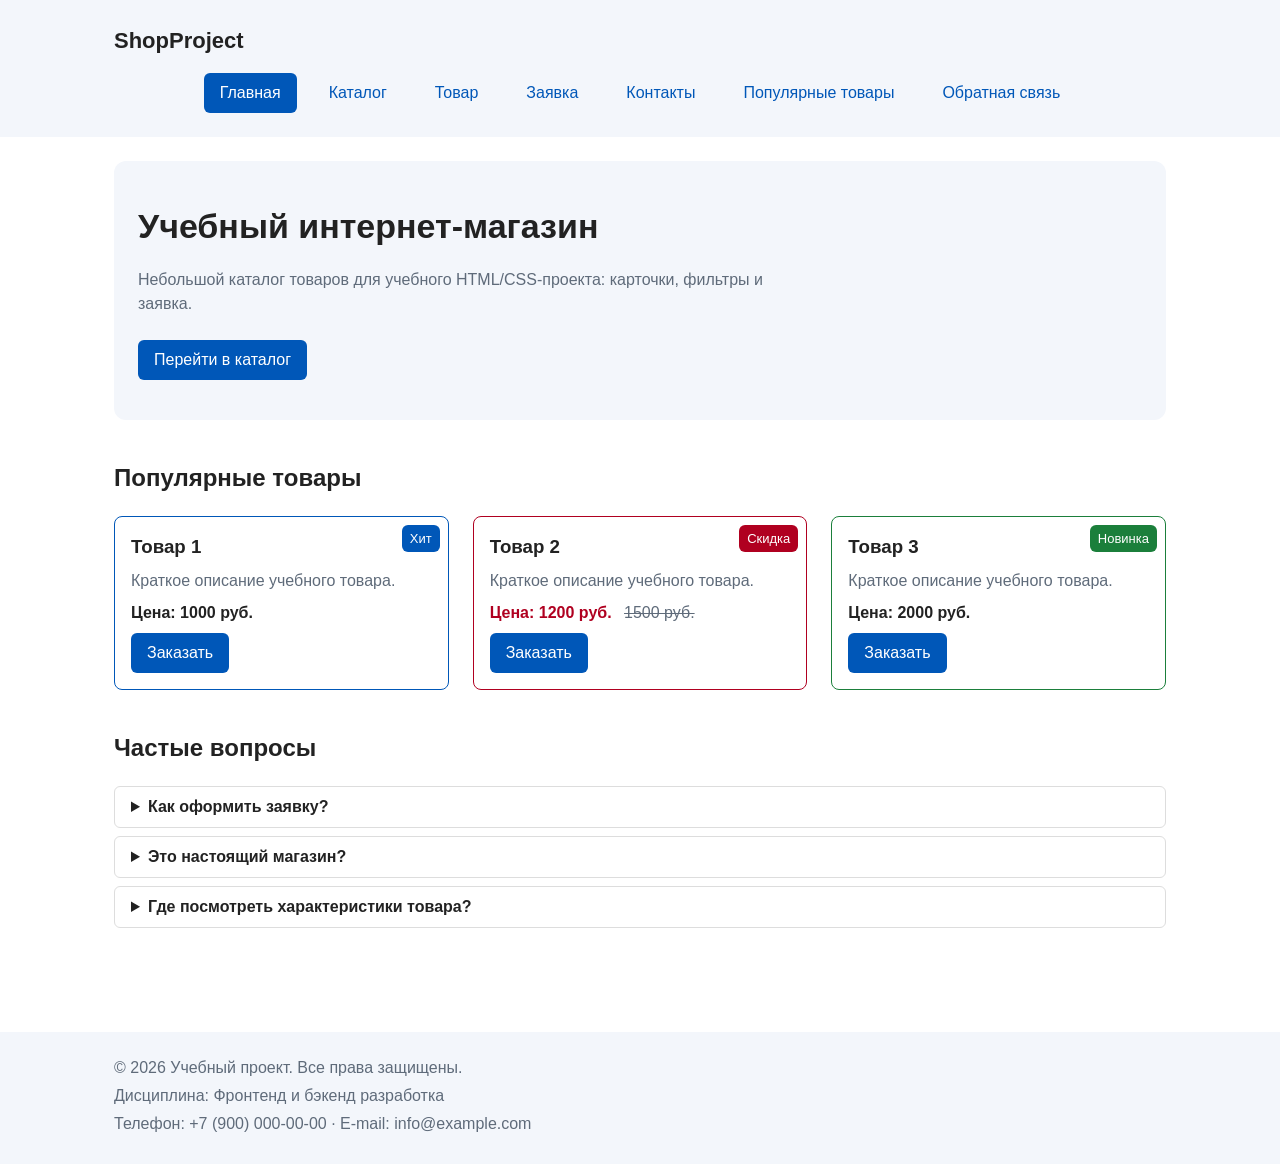
<file: index.html>
<!DOCTYPE html>
<html lang="ru">
<head>
  <meta charset="UTF-8">
  <meta name="viewport" content="width=device-width, initial-scale=1.0">
  <meta name="description" content="Учебный интернет-магазин: главная страница с преимуществами и популярными товарами.">
  <title>Главная — Учебный интернет-магазин</title>
  <link rel="stylesheet" href="css/style.css">
</head>
<body>
  <header class="site-header">
    <div class="site-header__inner">
      <a class="site-header__logo" href="index.html">ShopProject</a>

      <nav class="site-nav" aria-label="Основная навигация">
        <ul class="site-nav__list">
  <li class="site-nav__item"><a class="site-nav__link site-nav__link--active" href="index.html" aria-current="page">Главная</a></li>
  <li class="site-nav__item"><a class="site-nav__link" href="catalog.html">Каталог</a></li>
  <li class="site-nav__item"><a class="site-nav__link" href="product.html">Товар</a></li>
  <li class="site-nav__item"><a class="site-nav__link" href="order.html">Заявка</a></li>
  <li class="site-nav__item"><a class="site-nav__link" href="contacts.html">Контакты</a></li>
  <li class="site-nav__item"><a class="site-nav__link" href="index.html#popular">Популярные товары</a></li>
  <li class="site-nav__item"><a class="site-nav__link" href="index.html#contacts">Обратная связь</a></li>
</ul>
      </nav>
    </div>
  </header>

  <main class="page">
    <section class="hero">
      <h1 class="hero__title">Учебный интернет-магазин</h1>
      <p class="hero__text">
        Небольшой каталог товаров для учебного HTML/CSS-проекта:
        карточки, фильтры и заявка.
      </p>
      <a class="button button--primary" href="catalog.html">Перейти в каталог</a>
    </section>
    <section class="section" id="popular">
      <h2 class="section__title">Популярные товары</h2>

      <div class="products-grid">
        <article class="product-card product-card--featured">
          <span class="product-card__badge product-card__badge--hit">Хит</span>
          <h3 class="product-card__title">Товар 1</h3>
          <p class="product-card__description">Краткое описание учебного товара.</p>
          <p class="product-card__price">Цена: 1000 руб.</p>
          <button class="button button--primary product-card__button" type="button" data-product="Товар 1">
            Заказать
          </button>
        </article>

        <article class="product-card product-card--discount">
          <span class="product-card__badge">Скидка</span>
          <h3 class="product-card__title">Товар 2</h3>
          <p class="product-card__description">Краткое описание учебного товара.</p>
          <p class="product-card__price">
            Цена: 1200 руб.
            <s class="product-card__old-price">1500 руб.</s>
          </p>
          <button class="button button--primary product-card__button" type="button" data-product="Товар 2">
            Заказать
          </button>
        </article>

        <article class="product-card product-card--new">
          <span class="product-card__badge product-card__badge--new">Новинка</span>
          <h3 class="product-card__title">Товар 3</h3>
          <p class="product-card__description">Краткое описание учебного товара.</p>
          <p class="product-card__price">Цена: 2000 руб.</p>
          <button class="button button--primary product-card__button" type="button" data-product="Товар 3">
            Заказать
          </button>
        </article>
      </div>
    </section>

    <section class="section faq" id="faq">
      <h2 class="section__title">Частые вопросы</h2>

      <details class="faq__item">
        <summary class="faq__question">Как оформить заявку?</summary>
        <p class="faq__answer">Нажмите «Заказать» у нужного товара или откройте страницу «Заявка» и заполните форму.</p>
      </details>

      <details class="faq__item">
        <summary class="faq__question">Это настоящий магазин?</summary>
        <p class="faq__answer">Нет, это учебный проект. Заказы не обрабатываются, данные никуда не отправляются.</p>
      </details>

      <details class="faq__item">
        <summary class="faq__question">Где посмотреть характеристики товара?</summary>
        <p class="faq__answer">На странице «Товар» есть таблица характеристик и сравнение комплектаций.</p>
      </details>
    </section>
  </main>

    <dialog class="order-dialog" id="order-dialog" aria-labelledby="order-dialog-title">
    <button class="order-dialog__close" type="button" id="close-order-dialog-icon" aria-label="Закрыть окно">&times;</button>

    <h2 class="order-dialog__title" id="order-dialog-title">Оформление заявки</h2>
    <p class="order-dialog__product">Выбранный товар: <strong id="order-dialog-product">—</strong></p>

    <form class="order-form" id="order-form" action="#" method="post" novalidate>
      <input type="hidden" name="product" id="order-product">

      <p class="order-form__hint">Поля, отмеченные звёздочкой, обязательны.</p>

      <div class="order-form__field">
        <label class="order-form__label" for="order-name">
          Имя <span class="order-form__required" aria-hidden="true">*</span>
        </label>
        <input class="order-form__input" id="order-name" name="name" type="text"
               autocomplete="name" aria-describedby="order-name-error" required autofocus>
        <p class="order-form__error" id="order-name-error" role="alert" hidden></p>
      </div>

      <div class="order-form__field">
        <label class="order-form__label" for="order-email">
          E-mail <span class="order-form__required" aria-hidden="true">*</span>
        </label>
        <input class="order-form__input" id="order-email" name="email" type="email"
               autocomplete="email" inputmode="email" aria-describedby="order-email-error" required>
        <p class="order-form__error" id="order-email-error" role="alert" hidden></p>
      </div>

      <div class="order-form__actions">
        <button class="button button--secondary" type="button" id="close-order-dialog">
          Закрыть
        </button>
        <button class="button button--primary" type="submit">
          Отправить заявку
        </button>
      </div>

      <p class="success-message" role="status" hidden>Заявка отправлена. Спасибо!</p>
    </form>
  </dialog>

  <footer class="site-footer" id="contacts">
    <div class="site-footer__inner">
      <p class="site-footer__text">&copy; 2026 Учебный проект. Все права защищены.</p>
      <p class="site-footer__text">Дисциплина: Фронтенд и бэкенд разработка</p>
      <p class="site-footer__text">Телефон: +7 (900) 000-00-00 · E-mail: info@example.com</p>
    </div>
  </footer>

  <script src="js/main.js"></script>
</body>
</html>
</file>
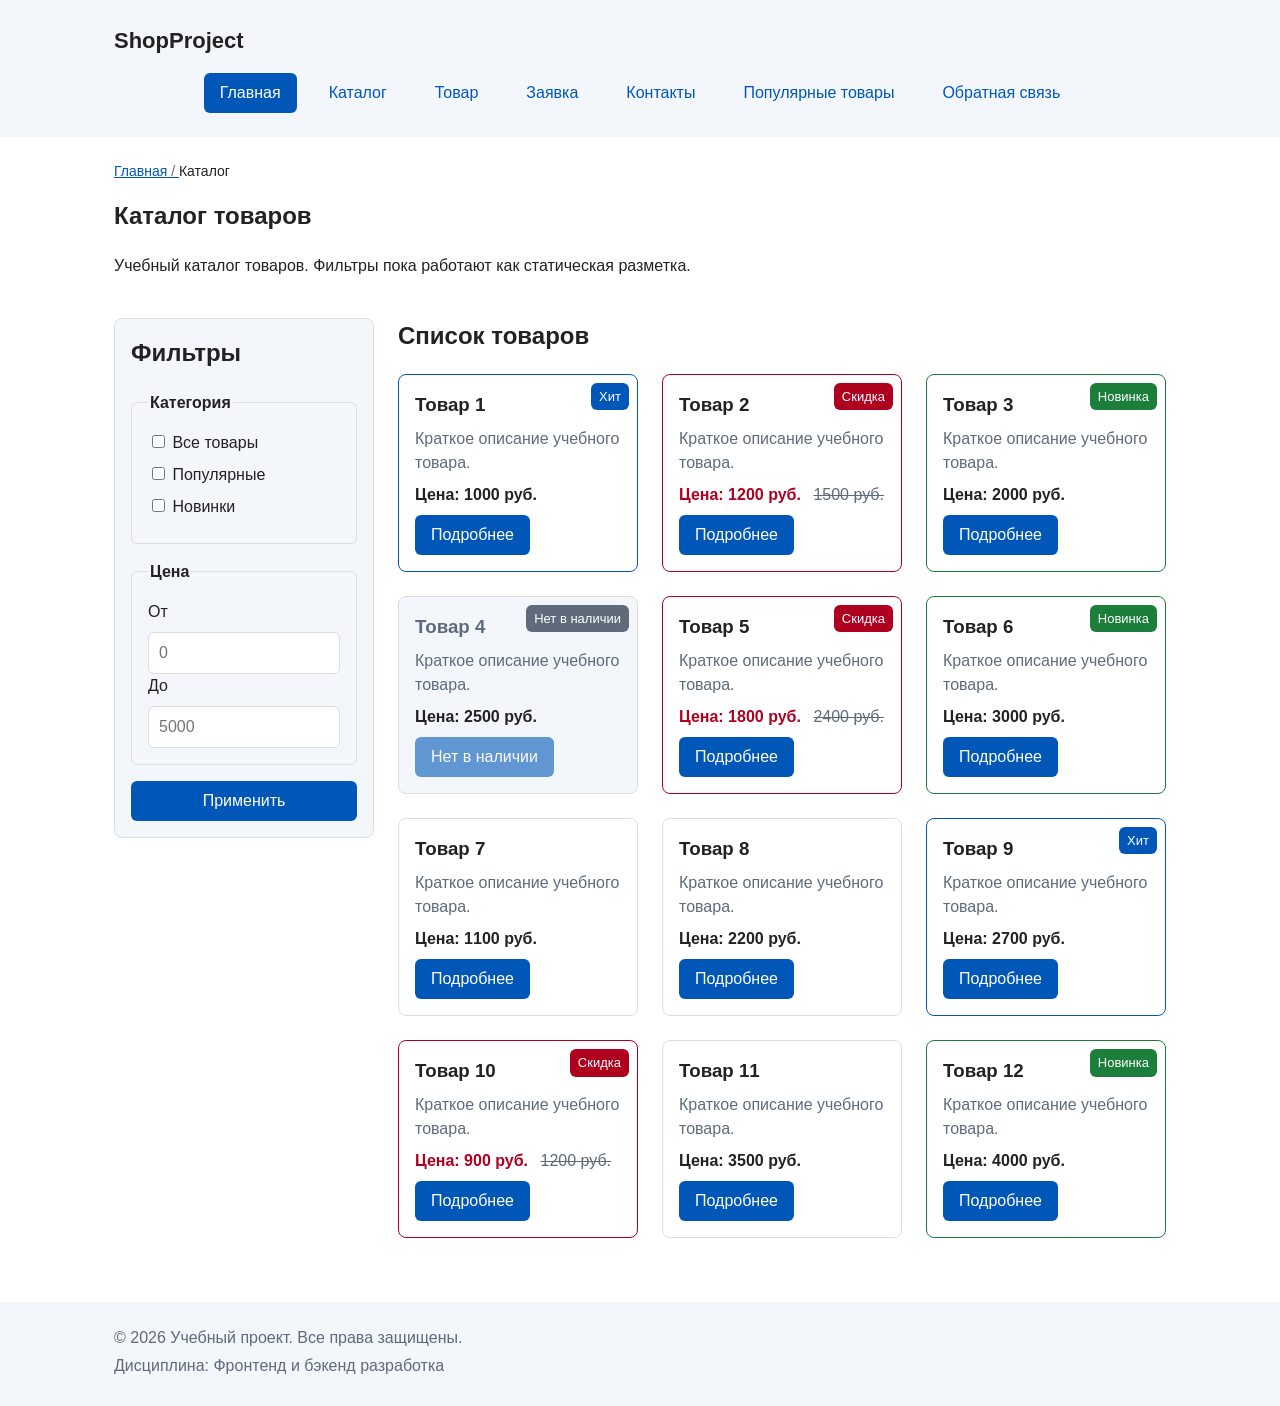
<file: catalog.html>
<!DOCTYPE html>
<html lang="ru">
<head>
  <meta charset="UTF-8">
  <meta name="viewport" content="width=device-width, initial-scale=1.0">
  <meta name="description" content="Каталог товаров учебного интернет-магазина с блоком фильтров.">
  <title>Каталог товаров — Учебный интернет-магазин</title>
  <link rel="stylesheet" href="css/style.css">
</head>
<body>
  <header class="site-header">
    <div class="site-header__inner">
      <a class="site-header__logo" href="index.html">ShopProject</a>

      <nav class="site-nav" aria-label="Основная навигация">
       <ul class="site-nav__list">
  <li class="site-nav__item"><a class="site-nav__link site-nav__link--active" href="index.html" aria-current="page">Главная</a></li>
  <li class="site-nav__item"><a class="site-nav__link" href="catalog.html">Каталог</a></li>
  <li class="site-nav__item"><a class="site-nav__link" href="product.html">Товар</a></li>
  <li class="site-nav__item"><a class="site-nav__link" href="order.html">Заявка</a></li>
  <li class="site-nav__item"><a class="site-nav__link" href="contacts.html">Контакты</a></li>
  <li class="site-nav__item"><a class="site-nav__link" href="index.html#popular">Популярные товары</a></li>
  <li class="site-nav__item"><a class="site-nav__link" href="index.html#contacts">Обратная связь</a></li>
</ul>
      </nav>
    </div>
  </header>

  <main class="page">
    <nav class="breadcrumbs" aria-label="Хлебные крошки">
      <a class="breadcrumbs__link" href="index.html">Главная</a>
      <span class="breadcrumbs__current">Каталог</span>
    </nav>

    <section class="section">
      <h1 class="section__title">Каталог товаров</h1>
      <p>Учебный каталог товаров. Фильтры пока работают как статическая разметка.</p>
    </section>

    <section class="catalog-layout">
      <aside class="catalog-filters">
        <h2 class="catalog-filters__title">Фильтры</h2>

        <form class="filters-form" action="#" method="get">
          <fieldset class="filters-form__group">
            <legend class="filters-form__legend">Категория</legend>

            <label class="filters-form__label">
              <input type="checkbox" name="category" value="all">
              Все товары
            </label>

            <label class="filters-form__label">
              <input type="checkbox" name="category" value="popular">
              Популярные
            </label>

            <label class="filters-form__label">
              <input type="checkbox" name="category" value="new">
              Новинки
            </label>
          </fieldset>

          <fieldset class="filters-form__group">
            <legend class="filters-form__legend">Цена</legend>

            <label class="filters-form__label" for="price-from">От</label>
            <input class="filters-form__input" id="price-from" name="price-from" type="number" min="0" placeholder="0">

            <label class="filters-form__label" for="price-to">До</label>
            <input class="filters-form__input" id="price-to" name="price-to" type="number" min="0" placeholder="5000">
          </fieldset>

          <button class="button button--primary" type="submit">Применить</button>
        </form>
      </aside>

      <section class="catalog-products">
        <h2 class="catalog-products__title">Список товаров</h2>
        <div class="products-grid">
          <article class="product-card product-card--featured">
            <span class="product-card__badge product-card__badge--hit">Хит</span>
            <h3 class="product-card__title">Товар 1</h3>
            <p class="product-card__description">Краткое описание учебного товара.</p>
            <p class="product-card__price">Цена: 1000 руб.</p>
            <a class="button button--primary product-card__button" href="product.html">Подробнее</a>
          </article>

          <article class="product-card product-card--discount">
            <span class="product-card__badge">Скидка</span>
            <h3 class="product-card__title">Товар 2</h3>
            <p class="product-card__description">Краткое описание учебного товара.</p>
            <p class="product-card__price">
              Цена: 1200 руб.
              <s class="product-card__old-price">1500 руб.</s>
            </p>
            <a class="button button--primary product-card__button" href="product.html">Подробнее</a>
          </article>

          <article class="product-card product-card--new">
            <span class="product-card__badge product-card__badge--new">Новинка</span>
            <h3 class="product-card__title">Товар 3</h3>
            <p class="product-card__description">Краткое описание учебного товара.</p>
            <p class="product-card__price">Цена: 2000 руб.</p>
            <a class="button button--primary product-card__button" href="product.html">Подробнее</a>
          </article>

          <article class="product-card product-card--sold-out">
            <span class="product-card__badge product-card__badge--muted">Нет в наличии</span>
            <h3 class="product-card__title">Товар 4</h3>
            <p class="product-card__description">Краткое описание учебного товара.</p>
            <p class="product-card__price">Цена: 2500 руб.</p>
            <button class="button button--primary product-card__button" type="button" disabled>Нет в наличии</button>
          </article>

          <article class="product-card product-card--discount">
            <span class="product-card__badge">Скидка</span>
            <h3 class="product-card__title">Товар 5</h3>
            <p class="product-card__description">Краткое описание учебного товара.</p>
            <p class="product-card__price">
              Цена: 1800 руб.
              <s class="product-card__old-price">2400 руб.</s>
            </p>
            <a class="button button--primary product-card__button" href="product.html">Подробнее</a>
          </article>

          <article class="product-card product-card--new">
            <span class="product-card__badge product-card__badge--new">Новинка</span>
            <h3 class="product-card__title">Товар 6</h3>
            <p class="product-card__description">Краткое описание учебного товара.</p>
            <p class="product-card__price">Цена: 3000 руб.</p>
            <a class="button button--primary product-card__button" href="product.html">Подробнее</a>
          </article>

          <article class="product-card">
            <h3 class="product-card__title">Товар 7</h3>
            <p class="product-card__description">Краткое описание учебного товара.</p>
            <p class="product-card__price">Цена: 1100 руб.</p>
            <a class="button button--primary product-card__button" href="product.html">Подробнее</a>
          </article>

          <article class="product-card">
            <h3 class="product-card__title">Товар 8</h3>
            <p class="product-card__description">Краткое описание учебного товара.</p>
            <p class="product-card__price">Цена: 2200 руб.</p>
            <a class="button button--primary product-card__button" href="product.html">Подробнее</a>
          </article>

          <article class="product-card product-card--featured">
            <span class="product-card__badge product-card__badge--hit">Хит</span>
            <h3 class="product-card__title">Товар 9</h3>
            <p class="product-card__description">Краткое описание учебного товара.</p>
            <p class="product-card__price">Цена: 2700 руб.</p>
            <a class="button button--primary product-card__button" href="product.html">Подробнее</a>
          </article>

          <article class="product-card product-card--discount">
            <span class="product-card__badge">Скидка</span>
            <h3 class="product-card__title">Товар 10</h3>
            <p class="product-card__description">Краткое описание учебного товара.</p>
            <p class="product-card__price">
              Цена: 900 руб.
              <s class="product-card__old-price">1200 руб.</s>
            </p>
            <a class="button button--primary product-card__button" href="product.html">Подробнее</a>
          </article>

          <article class="product-card">
            <h3 class="product-card__title">Товар 11</h3>
            <p class="product-card__description">Краткое описание учебного товара.</p>
            <p class="product-card__price">Цена: 3500 руб.</p>
            <a class="button button--primary product-card__button" href="product.html">Подробнее</a>
          </article>

          <article class="product-card product-card--new">
            <span class="product-card__badge product-card__badge--new">Новинка</span>
            <h3 class="product-card__title">Товар 12</h3>
            <p class="product-card__description">Краткое описание учебного товара.</p>
            <p class="product-card__price">Цена: 4000 руб.</p>
            <a class="button button--primary product-card__button" href="product.html">Подробнее</a>
          </article>
        </div>
          
      </section>
    </section>
  </main>

  <footer class="site-footer">
    <div class="site-footer__inner">
      <p class="site-footer__text">&copy; 2026 Учебный проект. Все права защищены.</p>
      <p class="site-footer__text">Дисциплина: Фронтенд и бэкенд разработка</p>
    </div>
  </footer>
</body>
</html>
</file>
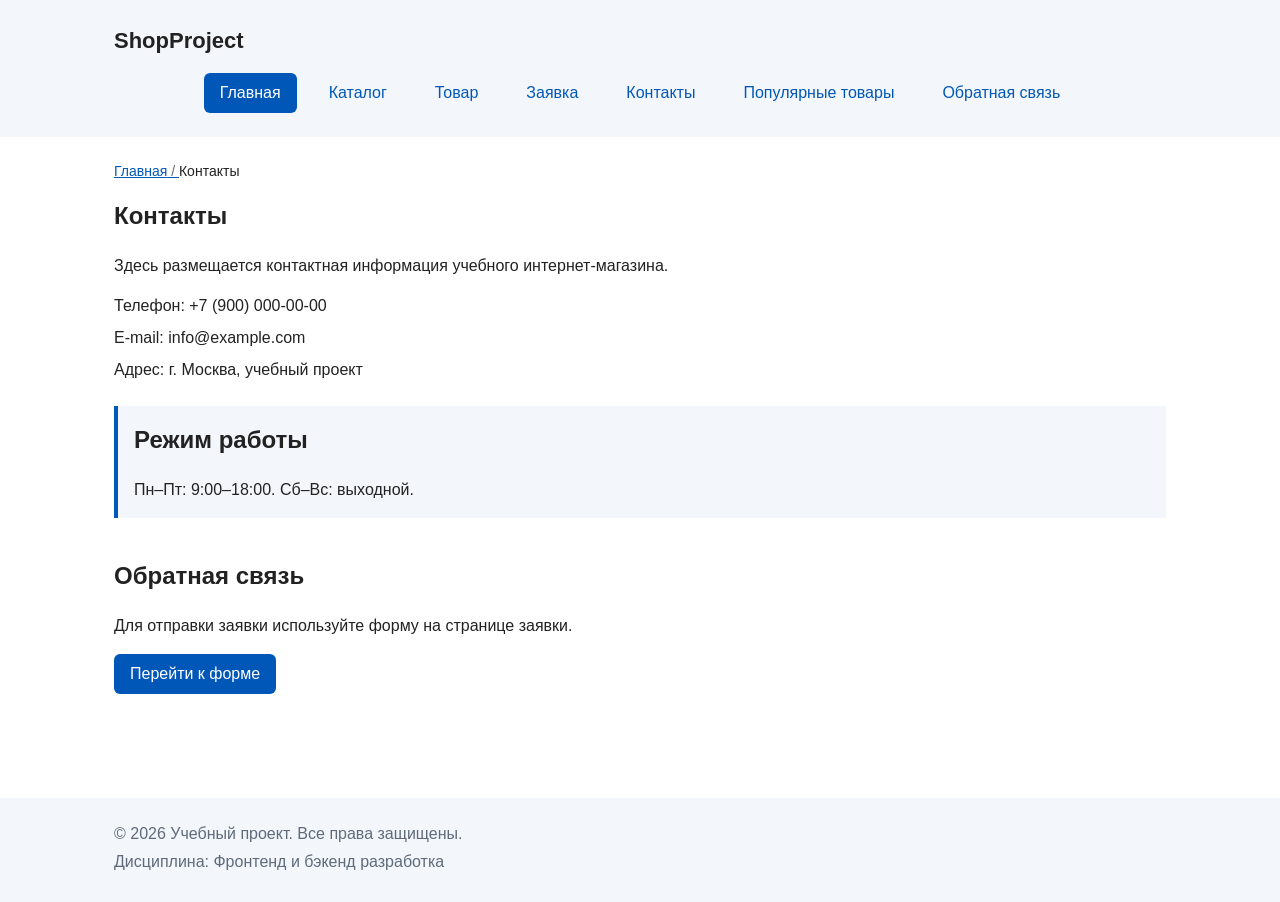
<file: contacts.html>
<!DOCTYPE html>
<html lang="ru">
<head>
  <meta charset="UTF-8">
  <meta name="viewport" content="width=device-width, initial-scale=1.0">
  <meta name="description" content="Контактная информация учебного интернет-магазина.">
  <title>Контакты — Учебный интернет-магазин</title>
  <link rel="stylesheet" href="css/style.css">
</head>
<body>
  <header class="site-header">
    <div class="site-header__inner">
      <a class="site-header__logo" href="index.html">ShopProject</a>

      <nav class="site-nav" aria-label="Основная навигация">
        <ul class="site-nav__list">
  <li class="site-nav__item"><a class="site-nav__link site-nav__link--active" href="index.html" aria-current="page">Главная</a></li>
  <li class="site-nav__item"><a class="site-nav__link" href="catalog.html">Каталог</a></li>
  <li class="site-nav__item"><a class="site-nav__link" href="product.html">Товар</a></li>
  <li class="site-nav__item"><a class="site-nav__link" href="order.html">Заявка</a></li>
  <li class="site-nav__item"><a class="site-nav__link" href="contacts.html">Контакты</a></li>
  <li class="site-nav__item"><a class="site-nav__link" href="index.html#popular">Популярные товары</a></li>
  <li class="site-nav__item"><a class="site-nav__link" href="index.html#contacts">Обратная связь</a></li>
</ul>
      </nav>
    </div>
  </header>

  <main class="page">
    <nav class="breadcrumbs" aria-label="Хлебные крошки">
      <a class="breadcrumbs__link" href="index.html">Главная</a>
      <span class="breadcrumbs__current">Контакты</span>
    </nav>

    <section class="section">
      <h1 class="section__title">Контакты</h1>
      <p>Здесь размещается контактная информация учебного интернет-магазина.</p>

      <ul class="contact-list">
        <li class="contact-list__item">Телефон: +7 (900) 000-00-00</li>
        <li class="contact-list__item">E-mail: info@example.com</li>
        <li class="contact-list__item">Адрес: г. Москва, учебный проект</li>
      </ul>

      <aside class="info-box">
        <h2 class="info-box__title">Режим работы</h2>
        <p class="info-box__text">Пн–Пт: 9:00–18:00. Сб–Вс: выходной.</p>
      </aside>
    </section>

    <section class="section" id="feedback">
      <h2 class="section__title">Обратная связь</h2>
            <p>Для отправки заявки используйте форму на странице заявки.</p>
      <a class="button button--primary" href="order.html">Перейти к форме</a>
    </section>
  </main>

  <footer class="site-footer">
    <div class="site-footer__inner">
      <p class="site-footer__text">&copy; 2026 Учебный проект. Все права защищены.</p>
      <p class="site-footer__text">Дисциплина: Фронтенд и бэкенд разработка</p>
    </div>
  </footer>
</body>
</html>
</file>
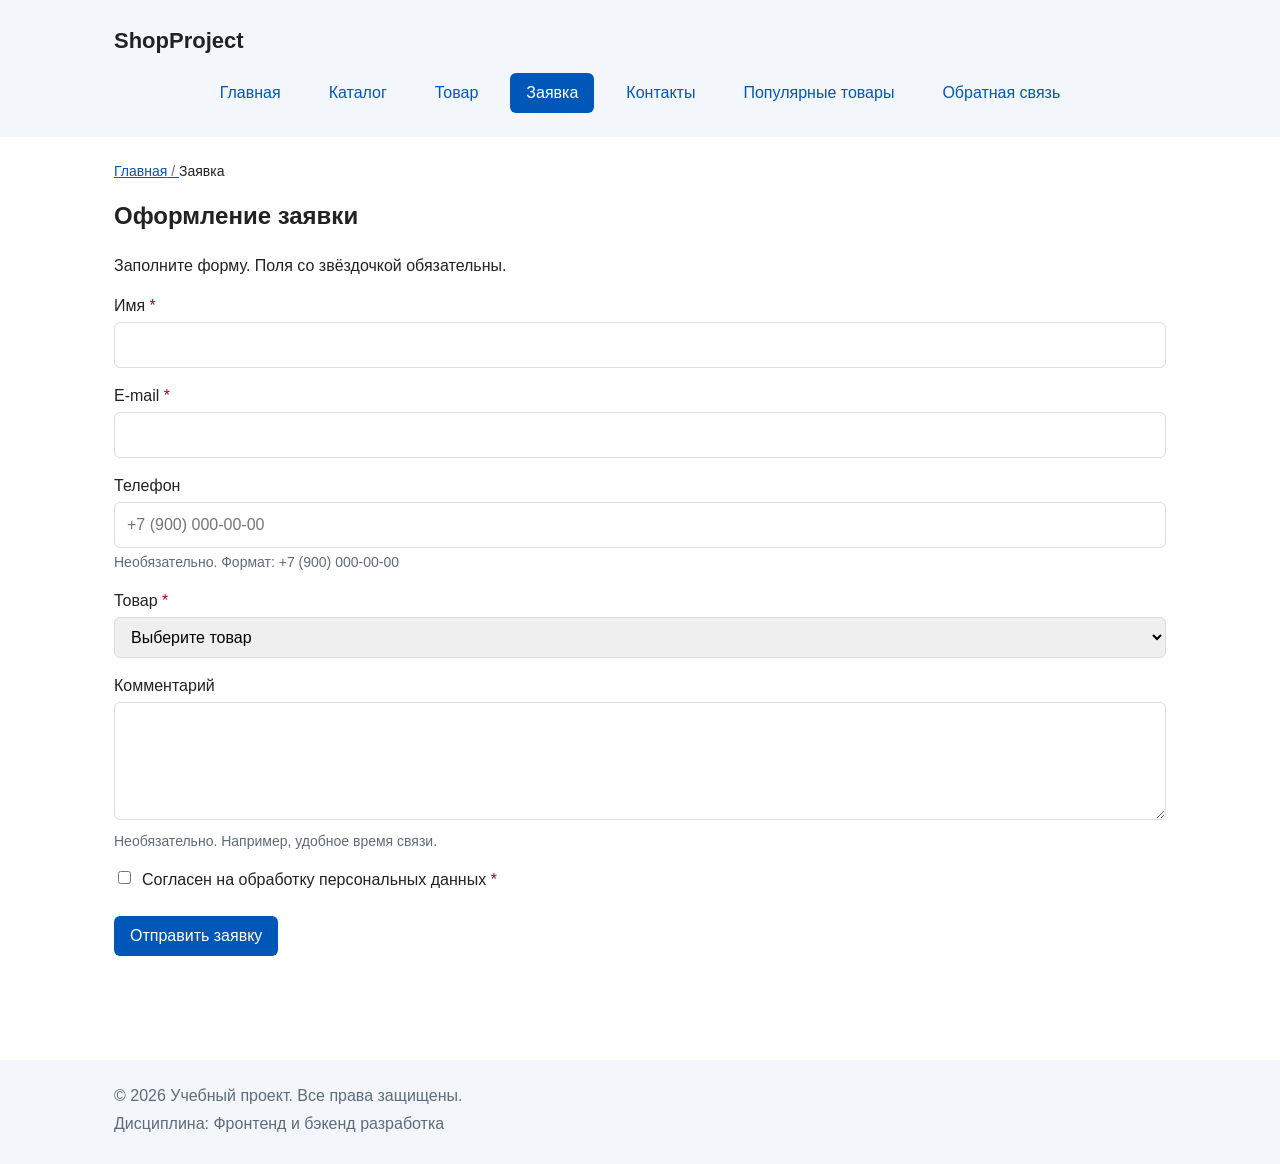
<file: order.html>
<!DOCTYPE html>
<html lang="ru">
<head>
  <meta charset="UTF-8">
  <meta name="viewport" content="width=device-width, initial-scale=1.0">
  <meta name="description" content="Форма оформления заявки в учебном интернет-магазине.">
  <title>Заявка — Учебный интернет-магазин</title>
  <link rel="stylesheet" href="css/style.css">
</head>
<body>
  <header class="site-header">
    <div class="site-header__inner">
      <a class="site-header__logo" href="index.html">ShopProject</a>

      <nav class="site-nav" aria-label="Основная навигация">
        <ul class="site-nav__list">
          <li class="site-nav__item"><a class="site-nav__link" href="index.html">Главная</a></li>
          <li class="site-nav__item"><a class="site-nav__link" href="catalog.html">Каталог</a></li>
          <li class="site-nav__item"><a class="site-nav__link" href="product.html">Товар</a></li>
          <li class="site-nav__item"><a class="site-nav__link site-nav__link--active" href="order.html" aria-current="page">Заявка</a></li>
          <li class="site-nav__item"><a class="site-nav__link" href="contacts.html">Контакты</a></li>
          <li class="site-nav__item"><a class="site-nav__link" href="index.html#popular">Популярные товары</a></li>
          <li class="site-nav__item"><a class="site-nav__link" href="index.html#contacts">Обратная связь</a></li>
        </ul>
      </nav>
    </div>
  </header>

  <main class="page">
    <nav class="breadcrumbs" aria-label="Хлебные крошки">
      <a class="breadcrumbs__link" href="index.html">Главная</a>
      <span class="breadcrumbs__current">Заявка</span>
    </nav>

    <section class="section">
      <h1 class="section__title">Оформление заявки</h1>
      <p>Заполните форму. Поля со звёздочкой обязательны.</p>

            <form class="order-form" id="order-form" action="#" method="post" novalidate>
        <div class="order-form__field">
          <label class="order-form__label" for="order-name">
            Имя <span class="order-form__required" aria-hidden="true">*</span>
          </label>
          <input class="order-form__input" id="order-name" name="name" type="text"
                 autocomplete="name" aria-describedby="order-name-error" required>
          <p class="order-form__error" id="order-name-error" role="alert" hidden></p>
        </div>

        <div class="order-form__field">
          <label class="order-form__label" for="order-email">
            E-mail <span class="order-form__required" aria-hidden="true">*</span>
          </label>
          <input class="order-form__input" id="order-email" name="email" type="email"
                 autocomplete="email" inputmode="email" aria-describedby="order-email-error" required>
          <p class="order-form__error" id="order-email-error" role="alert" hidden></p>
        </div>

        <div class="order-form__field">
          <label class="order-form__label" for="order-phone">Телефон</label>
          <input class="order-form__input" id="order-phone" name="phone" type="tel"
                 autocomplete="tel" inputmode="tel" placeholder="+7 (900) 000-00-00"
                 aria-describedby="order-phone-hint order-phone-error">
          <p class="order-form__hint" id="order-phone-hint">Необязательно. Формат: +7 (900) 000-00-00</p>
          <p class="order-form__error" id="order-phone-error" role="alert" hidden></p>
        </div>

        <div class="order-form__field">
          <label class="order-form__label" for="order-product-select">
            Товар <span class="order-form__required" aria-hidden="true">*</span>
          </label>
          <select class="order-form__select" id="order-product-select" name="product"
                  aria-describedby="order-product-error" required>
            <option value="">Выберите товар</option>
            <option value="Товар 1">Товар 1</option>
            <option value="Товар 2">Товар 2</option>
            <option value="Товар 3">Товар 3</option>
          </select>
          <p class="order-form__error" id="order-product-error" role="alert" hidden></p>
        </div>

        <div class="order-form__field">
          <label class="order-form__label" for="order-comment">Комментарий</label>
          <textarea class="order-form__textarea" id="order-comment" name="comment" rows="4"
                    aria-describedby="order-comment-hint"></textarea>
          <p class="order-form__hint" id="order-comment-hint">Необязательно. Например, удобное время связи.</p>
        </div>

        <div class="order-form__field">
          <label class="order-form__checkbox" for="order-consent">
            <input type="checkbox" id="order-consent" name="consent"
                   aria-describedby="order-consent-error" required>
            <span>
              Согласен на обработку персональных данных
              <span class="order-form__required" aria-hidden="true">*</span>
            </span>
          </label>
          <p class="order-form__error" id="order-consent-error" role="alert" hidden></p>
        </div>

        <div class="order-form__actions">
          <button class="button button--primary" type="submit">Отправить заявку</button>
        </div>

        <p class="success-message" role="status" hidden>Заявка отправлена. Спасибо!</p>
      </form>
    </section>
  </main>

  <footer class="site-footer">
    <div class="site-footer__inner">
      <p class="site-footer__text">&copy; 2026 Учебный проект. Все права защищены.</p>
      <p class="site-footer__text">Дисциплина: Фронтенд и бэкенд разработка</p>
    </div>
  </footer>

  <script src="js/main.js"></script>
</body>
</html>
</file>
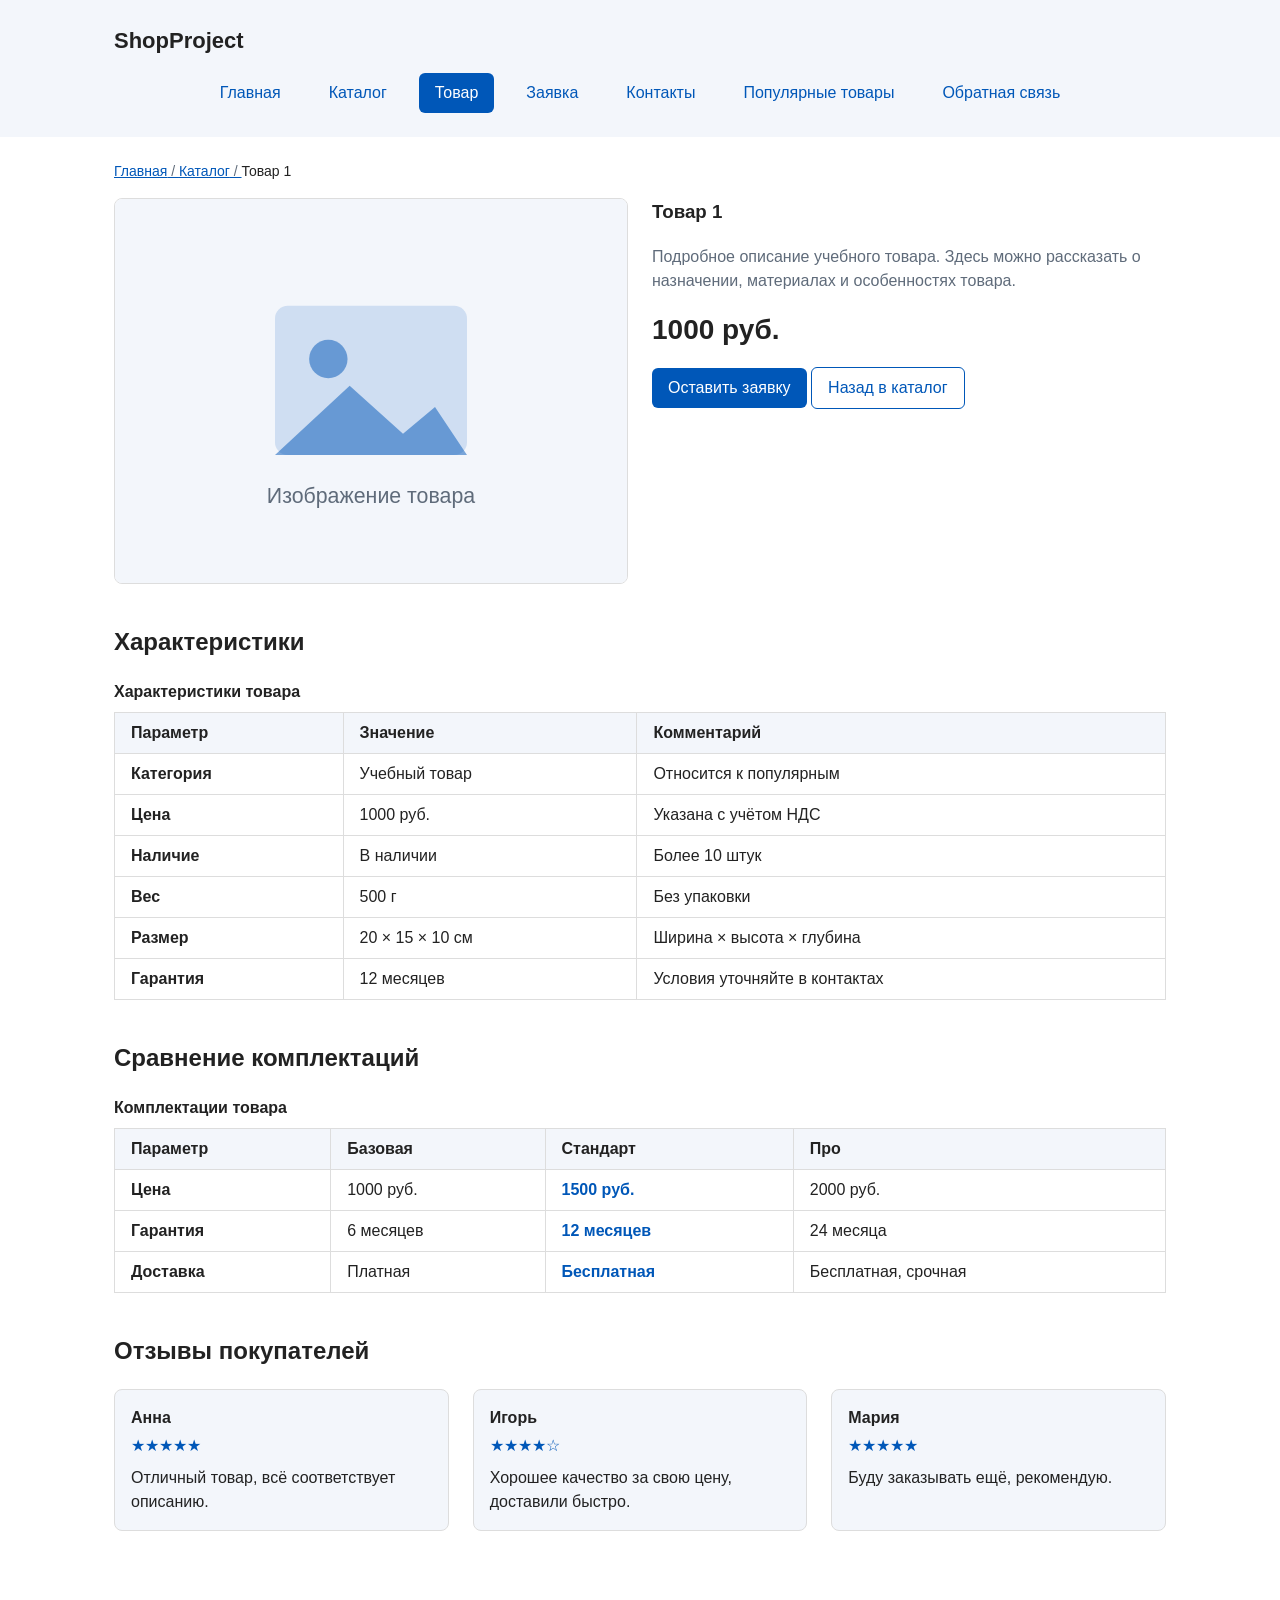
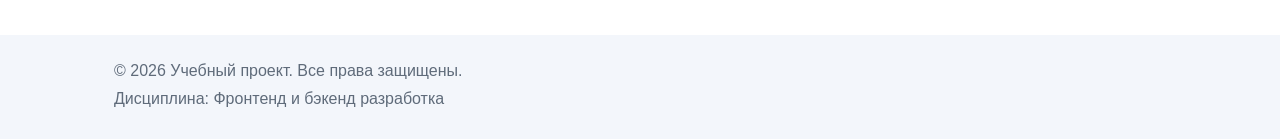
<file: product.html>
<!DOCTYPE html>
<html lang="ru">
<head>
  <meta charset="UTF-8">
  <meta name="viewport" content="width=device-width, initial-scale=1.0">
  <meta name="description" content="Карточка товара: описание, характеристики, сравнение комплектаций и отзывы.">
  <title>Товар 1 — Учебный интернет-магазин</title>
  <link rel="stylesheet" href="css/style.css">
</head>
<body>
  <header class="site-header">
    <div class="site-header__inner">
      <a class="site-header__logo" href="index.html">ShopProject</a>

      <nav class="site-nav" aria-label="Основная навигация">
        <ul class="site-nav__list">
          <li class="site-nav__item"><a class="site-nav__link" href="index.html">Главная</a></li>
          <li class="site-nav__item"><a class="site-nav__link" href="catalog.html">Каталог</a></li>
          <li class="site-nav__item"><a class="site-nav__link site-nav__link--active" href="product.html" aria-current="page">Товар</a></li>
          <li class="site-nav__item"><a class="site-nav__link" href="order.html">Заявка</a></li>
          <li class="site-nav__item"><a class="site-nav__link" href="contacts.html">Контакты</a></li>

          <li class="site-nav__item"><a class="site-nav__link" href="index.html#popular">Популярные товары</a></li>
          <li class="site-nav__item"><a class="site-nav__link" href="index.html#contacts">Обратная связь</a></li>
        </ul>
      </nav>
    </div>
  </header>

  <main class="page">
    <nav class="breadcrumbs" aria-label="Хлебные крошки">
      <a class="breadcrumbs__link" href="index.html">Главная</a>
      <a class="breadcrumbs__link" href="catalog.html">Каталог</a>
      <span class="breadcrumbs__current">Товар 1</span>
    </nav>

    <section class="section product">
      <img class="product__image" src="images/product-placeholder.svg" alt="Учебный товар 1" width="480" height="360">

      <article class="product__info">
        <h1 class="product__title">Товар 1</h1>
        <p class="product__text">
          Подробное описание учебного товара. Здесь можно рассказать о назначении,
          материалах и особенностях товара.
        </p>
        <p class="product__price">1000 руб.</p>
        <a class="button button--primary" href="order.html">Оставить заявку</a>
        <a class="button button--secondary" href="catalog.html">Назад в каталог</a>
      </article>
    </section>

    <section class="section">
      <h2 class="section__title">Характеристики</h2>

      <table class="product-table">
        <caption class="product-table__caption">Характеристики товара</caption>
        <thead>
          <tr>
            <th class="product-table__head" scope="col">Параметр</th>
            <th class="product-table__head" scope="col">Значение</th>
            <th class="product-table__head" scope="col">Комментарий</th>
          </tr>
        </thead>
        <tbody>
          <tr>
            <th class="product-table__cell" scope="row">Категория</th>
            <td class="product-table__cell">Учебный товар</td>
            <td class="product-table__cell">Относится к популярным</td>
          </tr>
          <tr>
            <th class="product-table__cell" scope="row">Цена</th>
            <td class="product-table__cell">1000 руб.</td>
            <td class="product-table__cell">Указана с учётом НДС</td>
          </tr>
          <tr>
            <th class="product-table__cell" scope="row">Наличие</th>
            <td class="product-table__cell">В наличии</td>
            <td class="product-table__cell">Более 10 штук</td>
          </tr>
          <tr>
            <th class="product-table__cell" scope="row">Вес</th>
            <td class="product-table__cell">500 г</td>
            <td class="product-table__cell">Без упаковки</td>
          </tr>
          <tr>
            <th class="product-table__cell" scope="row">Размер</th>
            <td class="product-table__cell">20 × 15 × 10 см</td>
            <td class="product-table__cell">Ширина × высота × глубина</td>
          </tr>
          <tr>
            <th class="product-table__cell" scope="row">Гарантия</th>
            <td class="product-table__cell">12 месяцев</td>
            <td class="product-table__cell">Условия уточняйте в контактах</td>
          </tr>
        </tbody>
      </table>
    </section>

    <section class="section">
      <h2 class="section__title">Сравнение комплектаций</h2>

      <table class="product-table product-table--compare">
        <caption class="product-table__caption">Комплектации товара</caption>
        <thead>
          <tr>
            <th class="product-table__head" scope="col">Параметр</th>
            <th class="product-table__head" scope="col">Базовая</th>
            <th class="product-table__head" scope="col">Стандарт</th>
            <th class="product-table__head" scope="col">Про</th>
          </tr>
        </thead>
        <tbody>
          <tr>
            <th class="product-table__cell" scope="row">Цена</th>
            <td class="product-table__cell">1000 руб.</td>
            <td class="product-table__cell product-table__cell--accent">1500 руб.</td>
            <td class="product-table__cell">2000 руб.</td>
          </tr>
          <tr>
            <th class="product-table__cell" scope="row">Гарантия</th>
            <td class="product-table__cell">6 месяцев</td>
            <td class="product-table__cell product-table__cell--accent">12 месяцев</td>
            <td class="product-table__cell">24 месяца</td>
          </tr>
          <tr>
            <th class="product-table__cell" scope="row">Доставка</th>
            <td class="product-table__cell">Платная</td>
            <td class="product-table__cell product-table__cell--accent">Бесплатная</td>
            <td class="product-table__cell">Бесплатная, срочная</td>
          </tr>
        </tbody>
      </table>
    </section>

    <section class="section reviews">
      <h2 class="section__title">Отзывы покупателей</h2>

      <div class="reviews__list">
        <article class="review-card">
          <p class="review-card__author">Анна</p>
          <p class="review-card__rating" aria-label="Оценка 5 из 5">★★★★★</p>
          <p class="review-card__text">Отличный товар, всё соответствует описанию.</p>
        </article>

        <article class="review-card">
          <p class="review-card__author">Игорь</p>
          <p class="review-card__rating" aria-label="Оценка 4 из 5">★★★★☆</p>
          <p class="review-card__text">Хорошее качество за свою цену, доставили быстро.</p>
        </article>

        <article class="review-card">
          <p class="review-card__author">Мария</p>
          <p class="review-card__rating" aria-label="Оценка 5 из 5">★★★★★</p>
          <p class="review-card__text">Буду заказывать ещё, рекомендую.</p>
        </article>
      </div>
    </section>
  </main>

  <footer class="site-footer">
    <div class="site-footer__inner">
      <p class="site-footer__text">&copy; 2026 Учебный проект. Все права защищены.</p>
      <p class="site-footer__text">Дисциплина: Фронтенд и бэкенд разработка</p>
    </div>
  </footer>
</body>
</html>
</file>
<file: css/style.css>
/* ===== Переменные (ПР4) ===== */
:root {
  --color-bg: #ffffff;
  --color-surface: #f3f6fb;
  --color-text: #222222;
  --color-muted: #5f6b7a;
  --color-primary: #0057b8;
  --color-primary-dark: #003f86;
  --color-white: #ffffff;
  --color-border: #dddddd;
  --color-danger: #b00020;
  --color-success: #1b7f3b;

  --space-xs: 4px;
  --space-sm: 8px;
  --space-md: 16px;
  --space-lg: 24px;
  --space-xl: 40px;

  --radius-sm: 6px;
  --radius-md: 8px;
  --radius-lg: 12px;

  --container-width: 1100px;
}

/* ===== Базовые стили ===== */
* {
  box-sizing: border-box;
}

html {
  scroll-behavior: smooth;
}

body {
  margin: 0;
  font-family: Arial, Helvetica, sans-serif;
  line-height: 1.5;
  color: var(--color-text);
  background-color: var(--color-bg);
}

:target {
  outline: 2px dashed var(--color-primary);
  outline-offset: 4px;
}

/* ===== Блок: page (основное содержимое) ===== */
.page {
  max-width: var(--container-width);
  margin: 0 auto;
  padding: var(--space-lg);
}

/* ===== Блок: section ===== */
.section {
  margin-bottom: var(--space-xl);
}

.section__title {
  margin-top: 0;
}

/* ===== Блок: button ===== */
.button {
  display: inline-block;
  padding: var(--space-sm) var(--space-md);
  border: none;
  border-radius: var(--radius-sm);
  font: inherit;
  text-decoration: none;
  cursor: pointer;
}

.button--primary {
  color: var(--color-white);
  background-color: var(--color-primary);
}

.button--primary:hover {
  background-color: var(--color-primary-dark);
}

.button--secondary {
  color: var(--color-primary);
  background-color: transparent;
  border: 1px solid var(--color-primary);
}

.button--secondary:hover {
  color: var(--color-white);
  background-color: var(--color-primary);
}

.button:focus-visible {
  outline: 2px solid var(--color-primary);
  outline-offset: 3px;
}

.button:disabled,
.button--disabled {
  opacity: 0.6;
  cursor: not-allowed;
}

/* ===== Блок: site-header ===== */
.site-header {
  background-color: var(--color-surface);
}

.site-header__inner {
  max-width: var(--container-width);
  margin: 0 auto;
  padding: var(--space-lg);
}

.site-header__logo {
  font-weight: 700;
  font-size: 22px;
  color: var(--color-text);
  text-decoration: none;
}

/* ===== Блок: site-nav (Flexbox) ===== */
.site-nav__list {
  display: flex;
  flex-wrap: wrap;
  justify-content: center;
  align-items: center;
  gap: var(--space-md);
  padding: 0;
  margin: var(--space-md) 0 0;
  list-style: none;
}

.site-nav__item {
  margin: 0;
}

.site-nav__link {
  display: inline-block;
  padding: var(--space-sm) var(--space-md);
  color: var(--color-primary);
  text-decoration: none;
  border-radius: var(--radius-sm);
}

.site-nav__link:hover {
  color: var(--color-white);
  background-color: var(--color-primary);
}

.site-nav__link:focus-visible {
  outline: 2px solid var(--color-primary);
  outline-offset: 3px;
}

.site-nav__link--active {
  color: var(--color-white);
  background-color: var(--color-primary);
}

/* ===== Блок: breadcrumbs ===== */
.breadcrumbs {
  max-width: var(--container-width);
  margin: 0 auto var(--space-md);
  font-size: 14px;
  color: var(--color-muted);
}

.breadcrumbs__link {
  color: var(--color-primary);
}

.breadcrumbs__current {
  color: var(--color-text);
}

.breadcrumbs__link::after {
  content: " / ";
  color: var(--color-muted);
}

/* ===== Блок: hero ===== */
.hero {
  margin-bottom: var(--space-xl);
  padding: var(--space-xl) var(--space-lg);
  border-radius: var(--radius-lg);
  background-color: var(--color-surface);
}

.hero__title {
  margin: 0 0 var(--space-md);
  font-size: 34px;
}

.hero__text {
  margin: 0 0 var(--space-lg);
  max-width: 640px;
  color: var(--color-muted);
}

/* ===== Блок: advantages ===== */
.advantages__list {
  display: grid;
  grid-template-columns: repeat(3, 1fr);
  gap: var(--space-lg);
  padding: 0;
  margin: 0;
  list-style: none;
}

.advantages__item {
  padding: var(--space-md);
  border: 1px solid var(--color-border);
  border-radius: var(--radius-md);
}

.advantages__title {
  margin: 0 0 var(--space-sm);
}

.advantages__text {
  margin: 0;
  color: var(--color-muted);
}

/* ===== Блок: products-grid (Grid) ===== */
.products-grid {
  display: grid;
  grid-template-columns: repeat(3, 1fr);
  gap: var(--space-lg);
}

/* ===== Блок: product-card (Flexbox) ===== */
.product-card {
  display: flex;
  flex-direction: column;
  gap: var(--space-sm);
  padding: var(--space-md);
  border: 1px solid var(--color-border);
  border-radius: var(--radius-md);
  background-color: var(--color-bg);
}

.product-card:hover {
  border-color: var(--color-primary);
}

.product-card--featured {
  border-color: var(--color-primary);
}

.product-card--discount {
  border-color: var(--color-danger);
}

.product-card__title {
  margin: 0;
  color: var(--color-text);
}

.product-card__description {
  margin: 0;
  color: var(--color-muted);
}

.product-card__price {
  margin: 0;
  font-weight: 700;
}

.product-card--discount .product-card__price {
  color: var(--color-danger);
}

.product-card__button {
  margin-top: auto;
  align-self: flex-start;
}

/* ===== Блок: catalog-layout (Grid) ===== */
.catalog-layout {
  display: grid;
  grid-template-columns: 260px 1fr;
  grid-template-areas: "filters products";
  gap: var(--space-lg);
}

.catalog-filters {
  grid-area: filters;
  padding: var(--space-md);
  border: 1px solid var(--color-border);
  border-radius: var(--radius-md);
  background-color: var(--color-surface);
}

.catalog-filters__title {
  margin-top: 0;
}

.catalog-products {
  grid-area: products;
}

.catalog-products__title {
  margin-top: 0;
}

/* ===== Блок: filters-form ===== */
.filters-form {
  display: grid;
  gap: var(--space-md);
}

.filters-form__group {
  margin: 0;
  padding: var(--space-md);
  border: 1px solid var(--color-border);
  border-radius: var(--radius-sm);
}

.filters-form__legend {
  font-weight: 700;
}

.filters-form__label {
  display: block;
  margin-bottom: var(--space-sm);
}

.filters-form__input {
  width: 100%;
  padding: 8px 10px;
  border: 1px solid var(--color-border);
  border-radius: var(--radius-sm);
  font: inherit;
}

/* ===== Блоки: contact-list, info-box ===== */
.contact-list {
  padding: 0;
  margin: 0 0 var(--space-lg);
  list-style: none;
}

.contact-list__item {
  margin-bottom: var(--space-sm);
}

.info-box {
  padding: var(--space-md);
  border-left: 4px solid var(--color-primary);
  background-color: var(--color-surface);
}

.info-box__title {
  margin-top: 0;
}

.info-box__text {
  margin: 0;
}

/* ===== Блок: order-form ===== */
.order-form__field {
  margin-bottom: var(--space-md);
}

.order-form__label {
  display: block;
  margin-bottom: var(--space-xs);
}

.order-form__input,
.order-form__select,
.order-form__textarea {
  width: 100%;
  padding: 10px 12px;
  border: 1px solid var(--color-border);
  border-radius: var(--radius-sm);
  font: inherit;
}

.order-form__input:hover,
.order-form__select:hover,
.order-form__textarea:hover {
  border-color: var(--color-primary);
}

.order-form__input:focus-visible,
.order-form__select:focus-visible,
.order-form__textarea:focus-visible {
  outline: 2px solid var(--color-primary);
  outline-offset: 3px;
}

.order-form__input--error {
  border-color: var(--color-danger);
}

.order-form__error {
  margin: var(--space-xs) 0 0;
  font-size: 14px;
  color: var(--color-danger);
}

.order-form__actions {
  display: flex;
  gap: var(--space-md);
  margin-top: var(--space-lg);
}

/* ===== Блок: success-message ===== */
.success-message {
  margin: var(--space-md) 0 0;
  padding: var(--space-md);
  border-radius: var(--radius-sm);
  color: var(--color-success);
  background-color: #e8f5ec;
}

/* ===== Блок: order-dialog ===== */
.order-dialog {
  width: min(100% - 32px, 560px);
  padding: var(--space-lg);
  border: none;
  border-radius: var(--radius-lg);
}

.order-dialog::backdrop {
  background-color: rgba(0, 0, 0, 0.5);
}

.order-dialog__title {
  margin-top: 0;
}

.order-dialog__product {
  margin: 0 0 var(--space-md);
  color: var(--color-muted);
}

/* ===== Блок: site-footer ===== */
.site-footer {
  margin-top: var(--space-xl);
  color: var(--color-muted);
  background-color: var(--color-surface);
}

.site-footer__inner {
  max-width: var(--container-width);
  margin: 0 auto;
  padding: var(--space-lg);
}

.site-footer__text {
  margin: 0 0 var(--space-xs);
}

/* ===== ПР8: доработка карточек товара (позиционирование, варианты) ===== */
.product-card {
  position: relative;
}

.product-card--new {
  border-color: var(--color-success);
}

.product-card__badge {
  position: absolute;
  top: var(--space-sm);
  right: var(--space-sm);
  z-index: 1;
  padding: 4px 8px;
  font-size: 13px;
  color: var(--color-white);
  background-color: var(--color-danger);
  border-radius: var(--radius-sm);
}

.product-card__badge--hit {
  background-color: var(--color-primary);
}

.product-card__badge--new {
  background-color: var(--color-success);
}

.product-card__title {
  padding-right: 80px;
}

.product-card__old-price {
  margin-left: var(--space-sm);
  font-weight: 400;
  color: var(--color-muted);
}

/* ===== Блок: product (страница товара) ===== */
.product {
  display: grid;
  grid-template-columns: 1fr 1fr;
  gap: var(--space-lg);
  align-items: start;
}

.product__image {
  display: block;
  width: 100%;
  height: auto;
  border: 1px solid var(--color-border);
  border-radius: var(--radius-md);
}

.product__info {
  min-width: 0;
}

.product__title {
  margin-top: 0;
}

.product__text {
  color: var(--color-muted);
}

.product__price {
  margin: var(--space-md) 0;
  font-size: 28px;
  font-weight: 700;
}

/* ===== Блок: product-table ===== */
.product-table {
  width: 100%;
  border-collapse: collapse;
}

.product-table__caption {
  margin-bottom: var(--space-sm);
  font-weight: 700;
  text-align: left;
}

.product-table__head,
.product-table__cell {
  padding: var(--space-sm) var(--space-md);
  border: 1px solid var(--color-border);
  text-align: left;
}

.product-table__head {
  background-color: var(--color-surface);
}

.product-table--compare .product-table__cell--accent {
  font-weight: 700;
  color: var(--color-primary);
}

/* ===== Блоки: reviews / review-card ===== */
.reviews__list {
  display: grid;
  grid-template-columns: repeat(3, 1fr);
  gap: var(--space-lg);
}

.review-card {
  padding: var(--space-md);
  border: 1px solid var(--color-border);
  border-radius: var(--radius-md);
  background-color: var(--color-surface);
}

.review-card__author {
  margin: 0;
  font-weight: 700;
}

.review-card__rating {
  margin: var(--space-xs) 0 var(--space-sm);
  color: var(--color-primary);
}

.review-card__text {
  margin: 0;
}

/* ===== Блок: faq ===== */
.faq__item {
  margin-bottom: var(--space-sm);
  padding: var(--space-sm) var(--space-md);
  border: 1px solid var(--color-border);
  border-radius: var(--radius-sm);
}

.faq__question {
  font-weight: 700;
  cursor: pointer;
}

.faq__question:focus-visible {
  outline: 2px solid var(--color-primary);
  outline-offset: 3px;
}

.faq__answer {
  margin: var(--space-sm) 0 0;
  color: var(--color-muted);
}

/* ===== КР1: доработки ===== */

/* --- 1. Sticky-фильтр каталога --- */
.catalog-filters {
  position: sticky;
  top: var(--space-lg);
  align-self: start;
}

/* --- 2. Дополнительные состояния кнопок --- */
.button {
  transition: background-color 0.2s, color 0.2s, transform 0.1s;
}

.button:active {
  transform: translateY(1px);
}

.button--primary:active {
  background-color: var(--color-primary-dark);
  box-shadow: inset 0 2px 4px rgba(0, 0, 0, 0.25);
}

.button--secondary:active {
  color: var(--color-white);
  background-color: var(--color-primary-dark);
}

.button--primary:disabled:hover {
  background-color: var(--color-primary);
}

.button:disabled:active {
  transform: none;
  box-shadow: none;
}

/* --- 2. Дополнительные состояния карточек --- */
.product-card {
  transition: border-color 0.2s, box-shadow 0.2s, transform 0.2s;
}

.product-card:hover {
  box-shadow: 0 6px 16px rgba(0, 0, 0, 0.12);
  transform: translateY(-2px);
}

.product-card:focus-within {
  border-color: var(--color-primary);
  box-shadow: 0 0 0 3px rgba(0, 87, 184, 0.25);
}

.product-card--sold-out {
  background-color: var(--color-surface);
}

.product-card--sold-out:hover {
  border-color: var(--color-border);
  box-shadow: none;
  transform: none;
}

.product-card--sold-out .product-card__title {
  color: var(--color-muted);
}

.product-card__badge--muted {
  background-color: var(--color-muted);
}

/* --- 3. Улучшенное модальное окно --- */
.order-dialog[open] {
  animation: dialog-in 0.2s ease-out;
}

.order-dialog[open]::backdrop {
  animation: backdrop-in 0.2s ease-out;
}

@keyframes dialog-in {
  from {
    opacity: 0;
    transform: translateY(-12px) scale(0.98);
  }

  to {
    opacity: 1;
    transform: none;
  }
}

@keyframes backdrop-in {
  from {
    opacity: 0;
  }

  to {
    opacity: 1;
  }
}

body:has(.order-dialog[open]) {
  overflow: hidden;
}

.order-dialog__title {
  padding-right: 40px;
}

.order-dialog__close {
  position: absolute;
  top: var(--space-sm);
  right: var(--space-sm);
  width: 36px;
  height: 36px;
  border: none;
  border-radius: var(--radius-sm);
  font-size: 24px;
  line-height: 1;
  color: var(--color-muted);
  background-color: transparent;
  cursor: pointer;
}

.order-dialog__close:hover {
  color: var(--color-text);
  background-color: var(--color-surface);
}

.order-dialog__close:focus-visible {
  outline: 2px solid var(--color-primary);
  outline-offset: 2px;
}

/* --- 4. Улучшенная доступность формы --- */
.order-form__required {
  color: var(--color-danger);
}

.order-form__hint {
  margin: var(--space-xs) 0 var(--space-sm);
  font-size: 14px;
  color: var(--color-muted);
}

.order-form__input--error {
  border-width: 2px;
}

.order-form__error::before {
  content: "\26A0  ";
  content: "\26A0  " / "";
}

.order-form__checkbox {
  display: flex;
  align-items: flex-start;
  gap: var(--space-sm);
}

@media (prefers-reduced-motion: reduce) {
  .button,
  .product-card {
    transition: none;
  }

  .order-dialog[open],
  .order-dialog[open]::backdrop {
    animation: none;
  }
}
</file>
